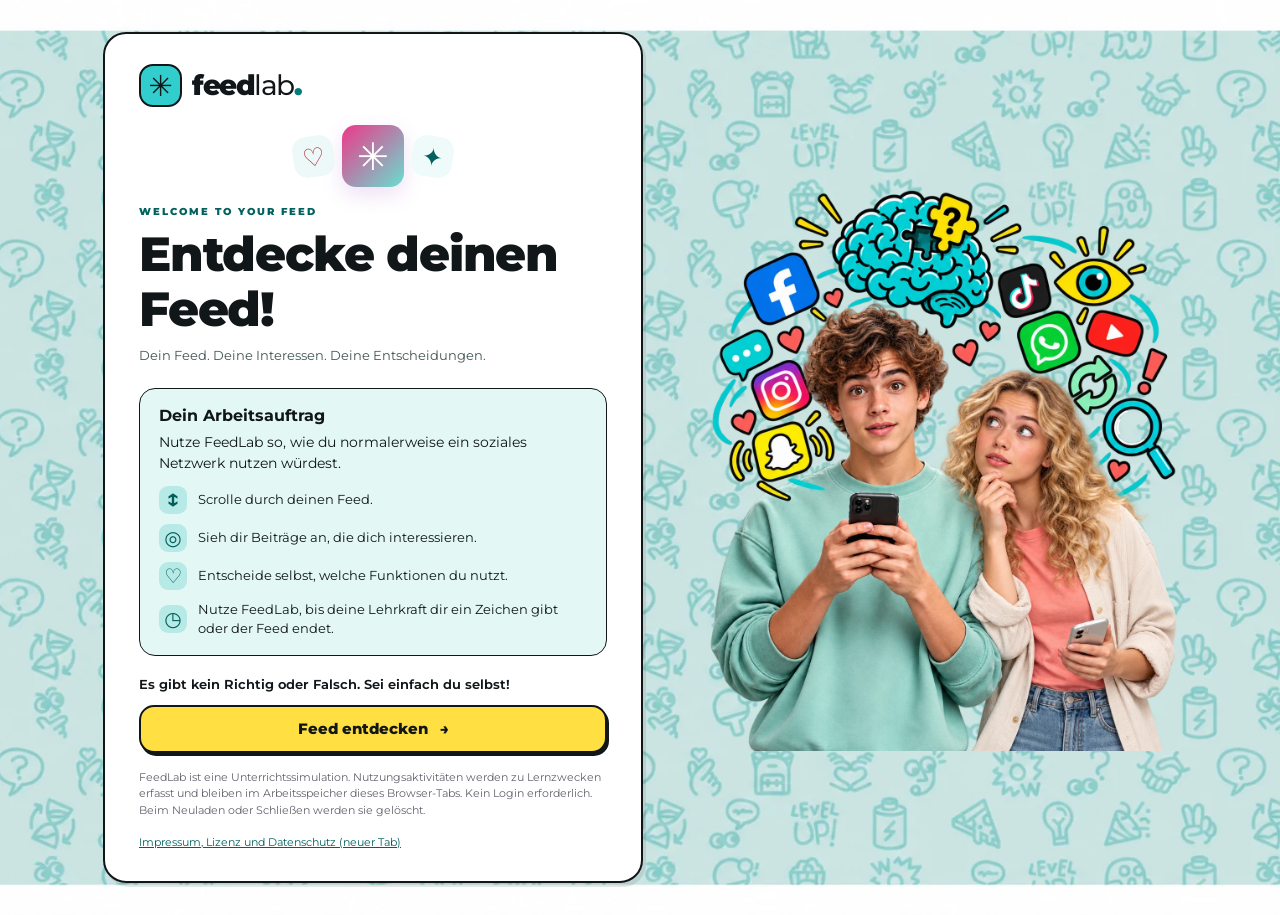
<file: index.html>
<!doctype html>
<html lang="de">
<head>
  <meta charset="UTF-8"/>
  <meta name="viewport" content="width=device-width,initial-scale=1,viewport-fit=cover"/>
  <meta name="theme-color" content="#d6efed"/>
  <meta name="description" content="FeedLab – Entdecke deinen Feed. Eine Unterrichtssimulation."/>
  <title>FeedLab – Entdecke deinen Feed</title>
  <link rel="stylesheet" href="styles.css"/>
</head>
<body class="welcome-pending natural-feed">
  <section id="welcomeScreen" class="welcome-screen" aria-labelledby="welcomeTitle">
    <div class="welcome-card">
      <div class="logo-wrap welcome-logo"><span class="brand-icon" aria-hidden="true">✳</span><div class="brand">feed<span>lab</span><span class="brand-dot">.</span></div></div>
      <div class="welcome-art" aria-hidden="true"><span>♡</span><span>✳</span><span>✦</span></div>
      <div class="eyebrow">WELCOME TO YOUR FEED</div>
      <h1 id="welcomeTitle">Entdecke deinen Feed!</h1>
      <p class="welcome-tagline">Dein Feed. Deine Interessen. Deine Entscheidungen.</p>
      <div class="welcome-task"><h2>Dein Arbeitsauftrag</h2><p>Nutze FeedLab so, wie du normalerweise ein soziales Netzwerk nutzen würdest.</p>
        <ul><li><span aria-hidden="true">↕</span> Scrolle durch deinen Feed.</li><li><span aria-hidden="true">◎</span> Sieh dir Beiträge an, die dich interessieren.</li><li><span aria-hidden="true">♡</span> Entscheide selbst, welche Funktionen du nutzt.</li><li><span aria-hidden="true">◷</span> Nutze FeedLab, bis deine Lehrkraft dir ein Zeichen gibt oder der Feed endet.</li></ul>
      </div>
      <p class="welcome-reassurance">Es gibt kein Richtig oder Falsch. Sei einfach du selbst!</p>
      <button class="primary-btn welcome-start" id="startFeed" type="button">Feed entdecken <span aria-hidden="true">→</span></button>
      <p class="welcome-privacy">FeedLab ist eine Unterrichtssimulation. Nutzungsaktivitäten werden zu Lernzwecken erfasst und bleiben im Arbeitsspeicher dieses Browser-Tabs. Kein Login erforderlich. Beim Neuladen oder Schließen werden sie gelöscht.</p>
      <p class="welcome-privacy"><a href="impressum.html" target="_blank" rel="noopener">Impressum, Lizenz und Datenschutz (neuer Tab)</a></p>
    </div>
    <img class="welcome-illustration" src="assets/folien-startmotiv.webp" alt="" width="1122" height="1402">
  </section>
  <div class="app-shell">
    <aside class="sidebar" aria-label="Hauptnavigation">
      <div class="logo-wrap"><span class="brand-icon" aria-hidden="true">✳</span><div><div class="brand">feed<span>lab</span><span class="brand-dot">.</span></div><div class="brand-caption">DIGITAL EXPERIMENT</div></div></div>
      <nav class="side-nav" aria-label="Seiten">
        <button class="nav-item selected" data-nav="feed" type="button"><span class="nav-ico" aria-hidden="true">⌂</span><span>Dein Feed</span><i class="sel-pill"></i></button>
        <button class="nav-item" data-nav="discover" type="button"><span class="nav-ico" aria-hidden="true">⌕</span><span>Entdecken</span></button>
        <button class="nav-item" data-nav="reflection" type="button"><span class="nav-ico" aria-hidden="true">✎</span><span>Beobachtung</span></button>
        <button class="nav-item" data-nav="insights" type="button"><span class="nav-ico" aria-hidden="true">▥</span><span>Algorithmus-Check</span></button>
        <button class="nav-item" data-nav="challenge" type="button"><span class="nav-ico" aria-hidden="true">✦</span><span>Mission</span></button>
      </nav>
      <div class="side-foot"><div class="lesson-chip">✧ INFORMATIK & KI</div><p>Keine echten Konten.<br>Keine dauerhafte Speicherung.<br>Nur dein Experiment.</p><button class="reset-link" id="sideReset" type="button">↻ Experiment neu starten</button></div>
    </aside>

    <div class="center-col">
      <header class="mobile-header"><div class="mobile-brand"><span class="brand-icon">✳</span><span class="brand">feed<span>lab</span><span class="brand-dot">.</span></span></div><button id="mobileHelp" class="icon-button" type="button" aria-label="So funktioniert FeedLab">?</button></header>
      <main id="main" tabindex="-1"></main>
      <footer class="main-footer">FeedLab ist eine <strong>Unterrichtssimulation</strong>, kein echtes soziales Netzwerk. Die Empfehlung ist bewusst vereinfacht.<br><a href="impressum.html" target="_blank" rel="noopener">Impressum, Lizenz und Datenschutz (neuer Tab)</a></footer>
    </div>


  </div>

  <nav class="bottom-nav" aria-label="Mobile Navigation"><button data-nav="feed" class="active" type="button" aria-label="Feed"><span>⌂</span><small>Feed</small></button><button data-nav="discover" type="button" aria-label="Entdecken"><span>⌕</span><small>Entdecken</small></button><button data-nav="reflection" type="button" aria-label="Beobachtung"><span>✎</span><small>Level 2</small></button><button data-nav="insights" type="button" aria-label="Auswertung"><span>▥</span><small>Analyse</small></button><button data-nav="challenge" type="button" aria-label="Mission"><span>✦</span><small>Mission</small></button></nav>

  <div class="toast-area" role="status" aria-live="polite" aria-atomic="true" id="toast"></div>
  <div class="modal-root" id="modalRoot" aria-live="off"></div>
  <script src="app.js" defer></script>
</body>
</html>
</file>
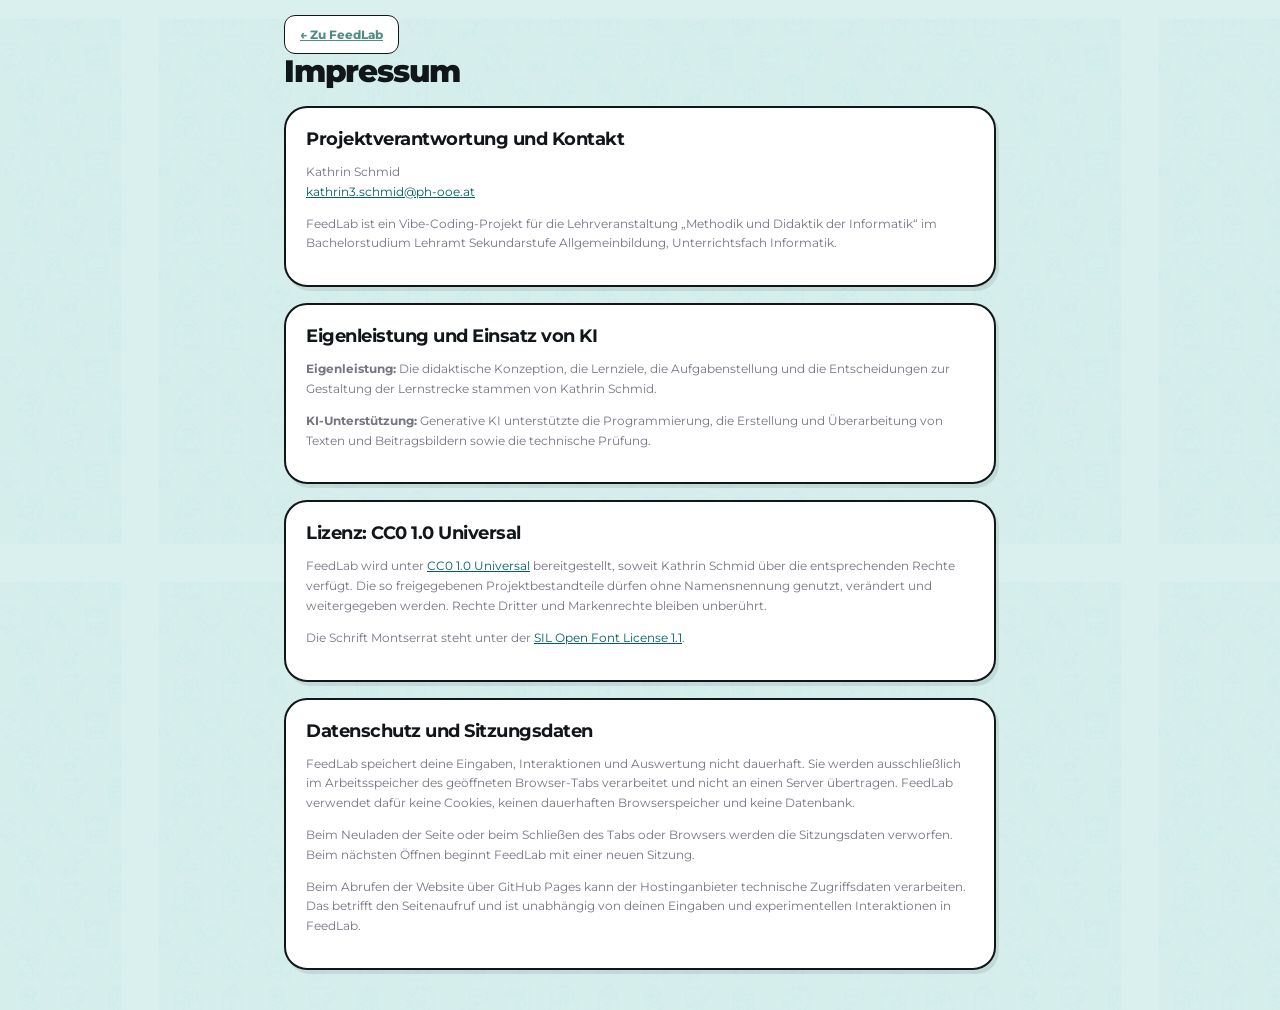
<file: impressum.html>
<!doctype html>
<html lang="de">
<head>
  <meta charset="utf-8">
  <meta name="viewport" content="width=device-width, initial-scale=1">
  <title>Impressum und Lizenz | FeedLab</title>
  <link rel="stylesheet" href="styles.css">
  <link rel="license" href="https://creativecommons.org/publicdomain/zero/1.0/">
</head>
<body>
  <main class="section-page" style="max-width:760px;margin:0 auto;padding:24px">
    <a class="outline-btn" href="index.html">← Zu FeedLab</a>
    <h1>Impressum</h1>
    <section class="panel">
      <h2>Projektverantwortung und Kontakt</h2>
      <p>Kathrin Schmid<br><a href="mailto:kathrin3.schmid@ph-ooe.at">kathrin3.schmid@ph-ooe.at</a></p>
      <p>FeedLab ist ein Vibe-Coding-Projekt für die Lehrveranstaltung „Methodik und Didaktik der Informatik“ im Bachelorstudium Lehramt Sekundarstufe Allgemeinbildung, Unterrichtsfach Informatik.</p>
    </section>
    <section class="panel">
      <h2>Eigenleistung und Einsatz von KI</h2>
      <p><strong>Eigenleistung:</strong> Die didaktische Konzeption, die Lernziele, die Aufgabenstellung und die Entscheidungen zur Gestaltung der Lernstrecke stammen von Kathrin Schmid.</p>
      <p><strong>KI-Unterstützung:</strong> Generative KI unterstützte die Programmierung, die Erstellung und Überarbeitung von Texten und Beitragsbildern sowie die technische Prüfung.</p>
    </section>
    <section class="panel" id="lizenz">
      <h2>Lizenz: CC0 1.0 Universal</h2>
      <p>FeedLab wird unter <a rel="license" href="https://creativecommons.org/publicdomain/zero/1.0/deed.de">CC0 1.0 Universal</a> bereitgestellt, soweit Kathrin Schmid über die entsprechenden Rechte verfügt. Die so freigegebenen Projektbestandteile dürfen ohne Namensnennung genutzt, verändert und weitergegeben werden. Rechte Dritter und Markenrechte bleiben unberührt.</p>
      <p>Die Schrift Montserrat steht unter der <a href="assets/Montserrat-OFL.txt">SIL Open Font License 1.1</a>.</p>
    </section>
    <section class="panel" id="datenschutz">
      <h2>Datenschutz und Sitzungsdaten</h2>
      <p>FeedLab speichert deine Eingaben, Interaktionen und Auswertung nicht dauerhaft. Sie werden ausschließlich im Arbeitsspeicher des geöffneten Browser-Tabs verarbeitet und nicht an einen Server übertragen. FeedLab verwendet dafür keine Cookies, keinen dauerhaften Browserspeicher und keine Datenbank.</p>
      <p>Beim Neuladen der Seite oder beim Schließen des Tabs oder Browsers werden die Sitzungsdaten verworfen. Beim nächsten Öffnen beginnt FeedLab mit einer neuen Sitzung.</p>
      <p>Beim Abrufen der Website über GitHub Pages kann der Hostinganbieter technische Zugriffsdaten verarbeiten. Das betrifft den Seitenaufruf und ist unabhängig von deinen Eingaben und experimentellen Interaktionen in FeedLab.</p>
    </section>
  </main>
</body>
</html>
</file>
<file: styles.css>
@font-face {
  font-family: Montserrat;
  src: url("assets/montserrat-variable.ttf") format("truetype");
  font-weight: 100 900;
  font-display: swap;
}
:root{--ink:#182120;--sub:#777984;--hair:#e9eeed;--paper:#fff;--bg:#fafafa;--purple:#4ed9c9;--rose:#ed3981;--violet:#7de3d7;--mint:#1abab0;--shadow:0 10px 35px rgba(25,24,45,.06);font-family:Montserrat,ui-sans-serif,system-ui,-apple-system,"Segoe UI",Roboto,"Helvetica Neue",Arial,sans-serif;color:var(--ink)}*{box-sizing:border-box}html{scroll-behavior:smooth}body{margin:0;background:var(--bg);min-height:100vh}button,input{font:inherit}button{cursor:pointer}button:disabled{opacity:.45;cursor:not-allowed}a{color:var(--purple)}button:focus-visible,input:focus-visible{outline:3px solid #4ed9c9;outline-offset:3px}.app-shell{display:grid;grid-template-columns:253px minmax(0,610px) 305px;justify-content:center;min-height:100vh}.sidebar{background:#fff;border-right:1px solid var(--hair);height:100vh;position:sticky;top:0;display:flex;flex-direction:column;padding:33px 19px}.logo-wrap{display:flex;gap:10px;align-items:center;padding:1px 13px 38px}.brand-icon{width:43px;height:43px;border-radius:14px;color:white;background:linear-gradient(135deg,#ee378a 5%,#48d8c7 52%,#67dfd0);box-shadow:0 5px 14px rgba(211,69,168,.22);font-weight:700;display:grid;place-items:center;font-size:29px}.brand{font-weight:850;font-size:28px;line-height:.95;letter-spacing:-1.5px}.brand span{font-weight:470}.brand .brand-dot{color:var(--rose);font-weight:900}.brand-caption{font-weight:750;letter-spacing:2px;font-size:8px;color:#9a9ba5;margin-top:7px}.side-nav{display:grid;gap:8px}.nav-item{position:relative;appearance:none;width:100%;border:0;background:transparent;display:flex;align-items:center;gap:18px;text-align:left;border-radius:14px;padding:14px 16px;color:#4c4c58;font-size:14px;font-weight:600;transition:background .18s,color .18s}.nav-item:hover{background:#f5fdfc}.nav-item.selected{background:#f3fcfb;color:var(--purple);font-weight:800}.nav-ico{font-size:25px;font-family:Arial,Helvetica,sans-serif;font-weight:500;width:24px;text-align:center;line-height:1}.sel-pill{position:absolute;right:10px;width:5px;height:22px;border-radius:6px;background:var(--purple)}.side-foot{margin-top:auto;border-top:1px solid var(--hair);padding:23px 13px 0}.lesson-chip{display:inline-block;background:#f0f4ff;color:#55bfb2;letter-spacing:1px;font-size:10px;font-weight:800;padding:8px 10px;border-radius:7px}.side-foot p{font-size:12px;line-height:1.65;color:#9697a3}.reset-link{border:0;background:none;color:#66b9af;padding:5px 0;font-size:12px;text-decoration:underline;text-underline-offset:3px}.center-col{width:100%;min-width:0;min-height:100vh}.mobile-header{display:none}.view-heading{padding:34px 38px 22px}.eyebrow{letter-spacing:2px;text-transform:uppercase;font-size:10px;font-weight:850;color:var(--purple)}.view-heading h1{font-size:29px;letter-spacing:-1.1px;margin:7px 0 6px;line-height:1.2}.view-heading p{margin:0;color:var(--sub);font-size:13px;line-height:1.55}.stories{display:flex;gap:18px;overflow:auto;scrollbar-width:none;padding:0 36px 24px}.stories::-webkit-scrollbar{display:none}.story-btn{display:grid;justify-items:center;gap:6px;flex:0 0 62px;border:0;background:none;color:#56555d;padding:0;text-align:center;font-size:10.5px}.story-ring{width:63px;height:63px;padding:3px;border-radius:50%;background:linear-gradient(25deg,#fbd04e,#f84179,#58dccc);display:grid;place-items:center}.story-inner{width:100%;height:100%;border:3px solid white;border-radius:50%;display:grid;place-items:center;background:var(--story-bg,#f2fcfb);font-size:29px}.story-btn:hover .story-ring{transform:scale(1.06)}.intro-tip{margin:0 35px 20px;padding:14px 18px;background:linear-gradient(115deg,#f0fcfa,#f8fefd);border:1px solid #dcf8f4;border-radius:13px;display:flex;gap:10px;align-items:center;font-size:12px;line-height:1.5;color:#487d77}.feed-stack{margin:0 35px;display:flex;flex-direction:column;gap:17px}.post-card{background:var(--paper);border:1px solid #ededf0;border-radius:18px;overflow:hidden;box-shadow:0 3px 16px rgba(27,27,41,.035);animation:card-in .34s ease-out}.post-card.skipping{opacity:0;transform:translateY(-12px);transition:all .24s}.post-top{padding:13px 15px;display:flex;align-items:center;gap:10px}.avatar{display:grid;place-items:center;border-radius:50%;width:40px;height:40px;font-weight:850;font-size:14px;background:var(--avatar-bg,#daf7f4);color:var(--avatar-ink,#36a093);border:1px solid rgba(0,0,0,.04)}.post-top .user-details{display:grid;gap:3px;flex:1;min-width:0}.user-details strong{font-size:12.5px}.user-details small{font-size:10px;color:#9b9ba2}.verified{color:#377af2;font-size:11px;margin-left:4px}.more-btn{border:0;background:none;font-size:21px;padding:5px 8px;color:#777}.post-image{background:#eefbf9;display:block;width:100%;aspect-ratio:1 / 1.04;object-fit:cover}.post-actions{display:flex;justify-content:space-between;align-items:center;padding:9px 13px 0}.post-actions-left{display:flex;align-items:center;gap:6px}.action-btn{background:transparent;border:0;color:#161f1e;min-width:35px;height:34px;display:grid;place-items:center;border-radius:9px;font-size:24px;transition:transform .12s}.action-btn:hover{transform:scale(1.08);background:#fafefd}.action-btn.liked{color:#ef3c68}.action-btn.saved{color:#53dbca}.ico-svg{width:25px;height:25px;fill:none;stroke:currentColor;stroke-width:1.8;stroke-linejoin:round;stroke-linecap:round}.action-btn.liked .heart-svg{fill:currentColor}.action-btn.saved .bookmark-svg{fill:currentColor}.post-details{padding:5px 16px 15px}.likes{font-size:12px;font-weight:770;margin-bottom:8px}.caption{font-size:12.5px;line-height:1.55;margin:0 0 7px}.caption strong{font-weight:800}.hashtags{color:#5468b9}.post-comments{color:#9b9aa5;font-size:11.5px;border:0;padding:0;background:none}.post-lower{display:flex;align-items:center;justify-content:space-between;gap:8px;margin-top:9px}.post-time{font-size:10px;color:#b1b0b7}.post-watch{border:1px solid #dde5e4;border-radius:8px;color:#70717e;background:#fff;padding:5px 8px;font-size:10px;white-space:nowrap}.post-watch.watched{color:#3a9f85;background:#e8f7f0;border-color:#c2e5d7}.post-hide{background:none;border:0;font-size:10px;color:#958d9c;text-decoration:underline;text-underline-offset:2px}.between-round{background:white;border:1px solid #ddf8f5;border-radius:18px;padding:23px;margin:15px 35px 30px;text-align:center;box-shadow:var(--shadow)}.between-round .circle-glow{width:55px;height:55px;border-radius:50%;background:#edfbf9;display:grid;place-items:center;font-size:27px;margin:auto}.between-round h3{font-size:20px;margin:13px 0 5px;letter-spacing:-.4px}.between-round p{font-size:12px;line-height:1.55;color:var(--sub);max-width:355px;margin:0 auto 17px}.primary-btn{background:linear-gradient(100deg,#56dbcb,#4ad1c1);border:0;color:white;font-weight:800;border-radius:11px;padding:12px 20px;font-size:13px;box-shadow:0 6px 18px rgba(133,66,218,.19)}.primary-btn:hover{filter:brightness(1.05);transform:translateY(-1px)}.outline-btn{background:white;border:1px solid #d9eeeb;color:#508c85;font-weight:750;border-radius:11px;padding:11px 15px;font-size:12px}.main-footer{text-align:center;font-size:10px;line-height:1.55;color:#a9aab3;padding:29px 24px 92px}.rightbar{padding:34px 18px 22px 20px;border-left:1px solid var(--hair);background:#fff;min-height:100vh}.right-card{border:1px solid #edf1f1;border-radius:18px;padding:16px;margin-bottom:17px}.profile-preview{display:flex;align-items:center;gap:11px;border:0;padding:3px 0 24px;border-bottom:1px solid #edf1f1;border-radius:0}.teacher-avatar{background:linear-gradient(135deg,#79e2d6,#ff87b4);color:#fff;font-size:24px}.profile-preview strong{display:block;font-size:12px}.profile-preview small{color:var(--sub);display:block;font-size:10px;margin-top:3px}.side-section-head{display:flex;align-items:center;justify-content:space-between;gap:5px}.side-section-head strong{font-size:13px}.live-tag{font-size:9px;font-weight:850;background:#e6fbf2;color:#3c9c7d;border-radius:6px;padding:5px 6px;letter-spacing:.6px}.live-dot{display:inline-block;width:5px;height:5px;background:#34bb8b;border-radius:50%;margin-right:4px}.info-panel>p,.help-panel p{font-size:11px;line-height:1.6;color:#9a9aa5}.signal-tally{border-radius:12px;background:#f8fdfd;padding:11px 13px;display:flex;align-items:center;justify-content:space-between;margin:14px 0}.signal-tally strong{font-size:22px;letter-spacing:-1px}.signal-tally small{font-size:10px;color:#81a19d}.right-topics{display:grid;gap:13px}.topic-mini-row{display:grid;gap:6px}.topic-mini-label{display:flex;justify-content:space-between;align-items:center;font-size:11px;color:#6d6d79}.topic-mini-label b{color:#4f4f5c}.track{width:100%;height:6px;border-radius:9px;background:#edf5f4;overflow:hidden}.track>div{height:100%;border-radius:8px;background:linear-gradient(90deg,#79e2d6,#4cd9c8);transition:width .35s}.subtle-button{border:0;background:none;color:#54b8ac;font-size:11px;font-weight:800;display:flex;justify-content:space-between;align-items:center;width:100%;padding:16px 0 1px;margin-top:7px}.help-panel{background:#fbfefe}.help-icon{font-size:25px;margin-bottom:8px}.help-panel strong{font-size:13px}.right-foot{font-size:10px;color:#9999a6;line-height:1.8;margin-top:25px}.right-foot span{color:#b2b2bd}.mobile-header,.bottom-nav{display:none}.section-page{padding:36px 34px 25px}.section-page>h1{font-size:31px;letter-spacing:-1.2px;margin:9px 0}.section-page>.lead{font-size:13px;color:var(--sub);line-height:1.6;max-width:525px;margin:0 0 22px}.kicker{font-size:10px;color:var(--purple);font-weight:900;letter-spacing:1.7px}.panel{background:white;border:1px solid #ecf0f0;border-radius:17px;padding:20px;margin:16px 0}.panel h2{font-size:18px;letter-spacing:-.5px;margin:0 0 8px}.panel p{font-size:12px;line-height:1.65;color:#747582}.pills{display:flex;flex-wrap:wrap;gap:8px;margin:15px 0}.pill{border:1px solid #e3eae9;background:#fff;border-radius:20px;padding:9px 12px;font-size:11.5px;font-weight:700;color:#66616f}.pill.active,.pill:hover{background:#ebfbf9;border-color:#c1f2ec;color:#45aca0}.discover-list{display:grid;grid-template-columns:repeat(2,minmax(0,1fr));gap:12px}.disco-card{background:white;border:1px solid #e7edec;border-radius:16px;overflow:hidden}.disco-card img{aspect-ratio:1.17;object-fit:cover;width:100%;display:block}.disco-card .disco-content{padding:12px}.disco-card strong{font-size:12px}.disco-card p{margin:5px 0 11px;font-size:10.5px;color:var(--sub);line-height:1.5}.disco-card .outline-btn{width:100%;padding:8px}.hero-panel{background:linear-gradient(120deg,#48d2c1,#57b8ac);border-radius:18px;color:white;padding:24px;position:relative;overflow:hidden}.hero-panel:after{content:'✦';position:absolute;right:19px;top:-34px;font-size:140px;opacity:.12}.hero-panel h2{font-size:27px;letter-spacing:-.7px;margin:5px 0 7px}.hero-panel p{color:#ecfbf9;max-width:420px;line-height:1.6;font-size:12px;margin:0}.stat-grid{display:grid;grid-template-columns:repeat(3,1fr);gap:10px}.stat{border:1px solid #ededf0;border-radius:13px;background:white;padding:14px 12px}.stat .number{font-size:24px;letter-spacing:-1px;font-weight:850}.stat small{font-size:10px;color:var(--sub)}.bar-row{display:grid;grid-template-columns:97px 1fr 38px;align-items:center;gap:8px;margin:11px 0;font-size:11px}.bar-row>span{font-weight:700}.bar-row small{text-align:right;color:#83828d}.bar-stack{background:#eaf5f4;height:13px;border-radius:9px;overflow:hidden;position:relative}.bar-stack .fill{height:100%;background:linear-gradient(90deg,#60dccd,#6bc8bd);border-radius:9px;transition:width .4s}.bar-stack .fill.before{background:#bbc8c6}.legend{display:flex;gap:17px;font-size:11px;color:#7f7e89}.legend i{display:inline-block;width:10px;height:10px;border-radius:3px;margin-right:5px;background:#b8bac6}.legend i.current{background:#65dcce}.timeline{display:grid;gap:7px}.timeline-item{display:flex;align-items:center;gap:10px;padding:11px 12px;background:#fafcfc;border-radius:9px;font-size:11px}.timeline-item .tag{font-size:10px;padding:5px 7px;border-radius:6px;background:#e0f7f4;color:#45aea1;font-weight:750}.timeline-item small{margin-left:auto;color:#9a99a2}.mission-grid{display:grid;gap:10px}.mission-row{display:flex;gap:13px;align-items:flex-start;background:#fff;border:1px solid #e6ebea;padding:15px;border-radius:12px}.mission-row .num{width:29px;height:29px;display:grid;place-items:center;flex:0 0 auto;border-radius:10px;background:#ebfbf9;color:#4cc0b2;font-weight:850}.mission-row.done .num{background:#dbf8ec;color:#218969}.mission-row strong{font-size:12px}.mission-row p{font-size:11px;margin:4px 0 0;color:#898994;line-height:1.55}.reflections{padding-left:20px;color:#585765;font-size:12.5px;line-height:1.9}.callout{border-left:3px solid #7fe4d8;background:#f7fdfc;padding:14px 17px;border-radius:0 9px 9px 0;color:#577e79;font-size:12px;line-height:1.65}.modal-wrap{position:fixed;inset:0;background:rgba(15,14,31,.6);z-index:40;display:grid;place-items:center;padding:16px}.modal{background:#fff;border-radius:19px;padding:22px;max-width:440px;width:100%;box-shadow:0 24px 80px #0004;max-height:85vh;overflow:auto}.modal-head{display:flex;justify-content:space-between;align-items:center;gap:10px}.modal-head h2{font-size:18px;margin:0}.modal-close{border:0;background:#f5f8f8;width:34px;height:34px;border-radius:50%;font-size:19px}.modal p,.modal li{font-size:12px;color:#656471;line-height:1.7}.comment-entry{border-bottom:1px solid #eee;padding:10px 0;font-size:12px;line-height:1.55}.comment-entry strong{font-size:11px}.comment-entry span{display:block}.toast-area{position:fixed;left:50%;bottom:28px;z-index:70;transform:translateX(-50%);pointer-events:none}.toast{background:#223d3a;color:white;padding:12px 18px;border-radius:13px;box-shadow:0 12px 45px #0004;font-size:12px;font-weight:700;white-space:nowrap;animation:toast-in .2s ease}.circle-avatar{width:44px;height:44px;border-radius:50%;display:grid;place-items:center}.hint-label{color:#7fc3bb;font-size:10px;font-weight:800;letter-spacing:1px}.signal-tag{display:inline-block;padding:4px 8px;background:#f1fcfb;color:#56b2a7;border-radius:6px;font-size:10px;font-weight:800}.hint-note{color:#a1a0ab;font-size:10.5px;line-height:1.5;margin:8px 0}.empty-state{text-align:center;padding:30px;color:var(--sub)}@keyframes toast-in{from{opacity:0;transform:translateY(10px)}to{opacity:1;transform:translateY(0)}}@keyframes card-in{from{opacity:0;transform:translateY(12px)}to{opacity:1;transform:translateY(0)}}
@media(max-width:1200px){.app-shell{grid-template-columns:205px minmax(0,600px)}.rightbar{display:none}.sidebar{padding:25px 12px}.logo-wrap{padding-left:8px}.nav-item{padding:14px 12px}}
@media(max-width:740px){body{background:#fff}.app-shell{display:block}.sidebar,.rightbar{display:none}.center-col{max-width:100%}.mobile-header{position:sticky;top:0;z-index:20;display:flex;justify-content:space-between;align-items:center;height:64px;border-bottom:1px solid var(--hair);background:#fff;padding:0 18px}.mobile-brand{display:flex;gap:9px;align-items:center}.mobile-brand .brand-icon{width:34px;height:34px;font-size:24px;border-radius:11px}.mobile-brand .brand{font-size:25px}.icon-button{border:1px solid #e4eeed;border-radius:50%;width:31px;height:31px;background:#fff;color:#52a79d;font-weight:850}.view-heading{padding:22px 17px 19px}.view-heading h1{font-size:26px}.view-heading p{font-size:12px}.stories{padding:0 15px 18px;gap:15px}.story-ring{width:60px;height:60px}.intro-tip{margin:0 12px 14px;font-size:11px}.feed-stack{margin:0 0;gap:0}.post-card{border-radius:0;border:0;border-top:1px solid var(--hair);box-shadow:none;margin:0}.post-image{aspect-ratio:1/1.04}.post-top{padding:11px 14px}.post-details{padding-bottom:18px}.between-round{margin:20px 12px 24px}.bottom-nav{display:flex;position:fixed;z-index:30;bottom:0;left:0;right:0;justify-content:space-around;background:#fff;border-top:1px solid #e6ebea;padding:9px 6px calc(10px + env(safe-area-inset-bottom));box-shadow:0 -5px 25px #0000000c}.bottom-nav button{border:0;background:none;color:#89858f;display:grid;gap:2px;justify-items:center;flex:1}.bottom-nav button.active{color:var(--purple)}.bottom-nav span{font-family:Arial;font-size:24px;line-height:24px}.bottom-nav small{font-size:9px;font-weight:700}.section-page{padding:28px 15px 22px}.section-page>h1{font-size:26px}.section-page>.lead{font-size:12px}.stat-grid{gap:5px}.stat{padding:12px 8px}.stat .number{font-size:21px}.stat small{font-size:9px}.panel{padding:16px}.bar-row{grid-template-columns:82px 1fr 33px;font-size:10px}.disco-card .disco-content{padding:10px}.disco-card strong{font-size:11px}.main-footer{padding-bottom:105px}.toast-area{bottom:83px;max-width:calc(100vw - 25px)}.toast{white-space:normal;text-align:center}}
@media(max-width:350px){.discover-list{grid-template-columns:1fr}.story-ring{width:54px;height:54px}.story-btn{flex-basis:55px}}
@media(prefers-reduced-motion:reduce){*,*:before,*:after{animation-duration:.01ms!important;scroll-behavior:auto!important;transition:none!important}}
/* FeedLab 2 – Transparente Unterinteressen und passive Verweildauermessung */
.dwell-label{display:inline-block;cursor:default;user-select:none;max-width:210px;overflow:hidden;text-overflow:ellipsis;vertical-align:middle}
.sub-interest-list{display:grid;gap:12px;margin-top:15px}
.sub-interest{display:grid;grid-template-columns:minmax(95px,1fr) 1.6fr 46px;align-items:center;gap:10px;font-size:12px}
.sub-interest .track{height:9px;border-radius:999px;background:#eaf6f5;overflow:hidden}
.sub-interest .track>div{height:100%;background:linear-gradient(90deg,#7fe4d8,#5dddcd);border-radius:999px}
.sub-interest b{text-align:right;color:#45aea1;font-size:11px}
@media(max-width:520px){.sub-interest{grid-template-columns:88px minmax(0,1fr) 38px;gap:6px;font-size:11px}.dwell-label{font-size:9px;max-width:185px}}

/* Version 3: Personal analysis, animated vertical columns, experiment & reveal */
.journey{display:flex;gap:5px;flex-wrap:wrap;margin:18px 0 21px}.journey span{font-size:10px;font-weight:750;border-radius:999px;padding:7px 9px;background:#edf3f2;color:#77717f}.journey .journey-done{color:#25866a;background:#ddf7eb}.journey .journey-active{color:#50bdb0;background:#e8faf8}
.chart-legend{display:flex;gap:20px;margin:14px 0 3px;color:#666;font-size:11px}.swatch{display:inline-block;width:12px;height:12px;border-radius:3px;vertical-align:middle;margin-right:4px}.swatch.grey{background:#c5d2d0}.swatch.violet{background:#53dbca}
.columns-scroll{overflow-x:auto;overflow-y:hidden;margin:20px 0 7px;padding-bottom:4px;scrollbar-color:#ccede9 transparent}.columns-chart{min-width:545px;height:274px;position:relative;padding:0 4px 3px 35px}.chart-grid-lines{position:absolute;left:0;top:17px;right:0;height:190px;display:flex;flex-direction:column;justify-content:space-between;pointer-events:none}.chart-grid-lines span{position:relative;font-size:9px;color:#a5a0ae;text-align:left;width:100%;line-height:1}.chart-grid-lines span:after{content:'';position:absolute;left:35px;right:0;top:50%;border-top:1px dashed #e6eeed}.columns-content{height:100%;position:relative;z-index:1;display:grid;grid-template-columns:repeat(8,minmax(0,1fr));align-items:end;gap:8px}.column-item{height:100%;display:grid;grid-template-rows:19px 190px 1fr;justify-items:center;align-items:end;min-width:0}.column-values{align-self:center;font-size:11px;font-weight:800;color:#528f88}.column-towers{height:190px;width:100%;display:flex;align-items:flex-end;justify-content:center;gap:6px}.column-bar{width:min(24px,37%);height:var(--bar-h);min-height:2px;border-radius:6px 6px 1px 1px;transform-origin:bottom center;animation:bar-grow 940ms cubic-bezier(.14,.7,.18,1) both;animation-delay:var(--delay,0ms)}.column-bar.before{background:#c5d2d0}.column-bar.current{background:linear-gradient(180deg,#75e2d5,#50d7c7);animation-delay:calc(var(--delay,0ms) + 130ms)}.column-title{align-self:start;display:block;text-align:center;font-size:10px;line-height:1.4;margin-top:9px;font-weight:700}.signal-matrix{display:grid;grid-template-columns:repeat(3,minmax(0,1fr));gap:9px;margin-top:15px}.signal-cell{background:#f6fdfc;border:1px solid #eaf6f5;border-radius:12px;padding:13px 9px;display:grid;gap:5px;text-align:center}.signal-cell strong{font-size:25px;color:#418d84}.signal-cell span{font-size:10.5px;color:#66807d}.privacy-strip{display:flex;gap:12px;align-items:flex-start;background:#ecfaf5;border:1px solid #d3efe3;border-radius:15px;padding:15px 17px;color:#2c735c;line-height:1.6;font-size:11.5px;margin:19px 0}.privacy-strip strong{font-size:12px}.step-mini{color:#59bbaf;font-weight:850;letter-spacing:1.3px;font-size:10px}.mission-topics{display:grid;grid-template-columns:repeat(4,minmax(0,1fr));gap:8px;margin-top:15px}.mission-topic{background:#f9fcfc;border:1px solid #e0efed;border-radius:12px;padding:12px 7px;text-align:center;display:grid;gap:4px;justify-items:center;min-height:103px;color:#394947}.mission-topic>span{font-size:25px}.mission-topic strong{font-size:11px}.mission-topic small{font-size:9px;color:#898390}.mission-topic.active{background:#eafaf8;border-color:#64decf;box-shadow:0 0 0 2px #d1f5f1 inset}.mission-topic.quiet-topic:not(.active){border-style:dashed}.guess-list{display:grid;gap:8px;margin:16px 0}.guess-choice{display:flex;align-items:center;gap:9px;padding:11px 12px;border:1px solid #e7f3f2;border-radius:11px;font-size:12px;cursor:pointer}.guess-choice:hover{background:#f8fefd}.guess-choice input{accent-color:#50d7c7}.mission-progress{display:grid;gap:10px;margin-top:14px}.mission-buttons{display:flex;gap:10px;flex-wrap:wrap;margin-top:18px}.mission-topline{display:flex;align-items:center;justify-content:space-between;gap:12px;border-radius:13px;padding:12px;background:#eafbf9;color:#358d82;font-size:12px;margin:16px 0}.mission-topline .outline-btn{background:#fff}.discover-posts{margin:22px 0}.discover-posts h2{font-size:17px}.discover-posts>p{font-size:12px;color:#777}.discover-post-grid{display:grid;grid-template-columns:repeat(3,minmax(0,1fr));gap:8px;margin-top:12px}.discover-post-tile{border:1px solid #eee;background:#fff;border-radius:10px;overflow:hidden;padding:0;text-align:left}.discover-post-tile img{aspect-ratio:1;display:block;width:100%;object-fit:cover}.discover-post-tile span{font-size:10px;font-weight:750;color:#405e5a;padding:7px;display:block;white-space:nowrap;overflow:hidden;text-overflow:ellipsis}.modal-actions{display:flex;gap:6px;flex-wrap:wrap;margin:15px 0}.modal-actions .outline-btn{font-size:11px;padding:10px}.two-comparison{display:flex;gap:10px;align-items:center;margin:18px 0}.compare-stat{flex:1;background:#f2f7f6;border:1px solid #e5f2f0;border-radius:13px;padding:22px 7px;display:grid;gap:6px;text-align:center}.compare-stat.highlighted{background:#eafaf8;border-color:#cdf4f0}.compare-stat strong{font-size:33px;letter-spacing:-1px;color:#49b6a9}.compare-stat span{font-size:10.5px;color:#777086}.compare-arrow{font-weight:800;font-size:19px;color:#76c7bd}.reveal-rules{border:1px solid #e8f1f0;border-radius:12px;overflow:hidden;margin:16px 0}.reveal-rules>div{padding:12px 15px;border-bottom:1px solid #eaf2f1;display:flex;justify-content:space-between;gap:12px;font-size:12px}.reveal-rules>div:nth-child(2n){background:#fcfefe}.reveal-rules>div:last-child{border-bottom:0}.reveal-rules strong{font-size:11.5px;white-space:nowrap;color:#4ca096}.code-example{background:#1b3633;color:#f3fdfb;padding:19px;border-radius:12px;overflow:auto;font-size:11px;line-height:1.65;white-space:pre;margin:13px 0}.source-link{font-size:12px;font-weight:750}.danger-grid{display:grid;grid-template-columns:repeat(2,minmax(0,1fr));gap:10px;margin:16px 0}.danger-grid>div{padding:14px;background:#f8fefd;border:1px solid #e8faf8;border-radius:12px;font-size:12px}.danger-grid strong{display:block;margin-top:7px}.danger-grid p{margin:7px 0 0}.tip-list{display:grid;gap:8px;margin:14px 0}.tip-list p{margin:0;background:#effbf5;padding:10px 11px;border-radius:9px;color:#2c7159}.source-link:focus-visible{outline:3px solid var(--purple);outline-offset:3px}@keyframes bar-grow{from{transform:scaleY(0)}to{transform:scaleY(1)}}
@media(max-width:740px){.mission-topics{grid-template-columns:repeat(4,minmax(0,1fr))}.columns-chart{min-width:540px}.mission-buttons>*{flex-grow:1}.modal-actions .outline-btn{flex:1}.discover-post-grid{grid-template-columns:repeat(3,minmax(0,1fr))}}
@media(max-width:420px){.mission-topics{grid-template-columns:repeat(2,minmax(0,1fr))}.danger-grid{grid-template-columns:1fr}.columns-chart{min-width:510px}.column-towers{gap:4px}.signal-matrix{grid-template-columns:repeat(2,minmax(0,1fr))}.reveal-rules>div{font-size:11px;padding:11px 9px}.reveal-rules strong{font-size:10px}.mission-topline{flex-wrap:wrap}.two-comparison{gap:5px}.compare-stat strong{font-size:28px}}
@media(prefers-reduced-motion:reduce){.column-bar{animation:none!important}}

/* FeedLab 3.4: Vor der Auswertung keinerlei Themen-Priming neben dem Feed. */
.app-shell{grid-template-columns:245px minmax(0,690px);max-width:1000px;margin:0 auto;justify-content:center}
.rightbar{display:none!important}
.intro-tip,.stories{display:none!important}
@media(max-width:1020px){.app-shell{grid-template-columns:195px minmax(0,1fr);max-width:850px}}
@media(max-width:740px){.app-shell{display:block}.center-col{width:100%}}
/* Echte explorierbare, fiktive Gespräche mit genügend Lesestoff. */
.comment-summary{display:flex;gap:9px;align-items:baseline;color:#313c3b;font-size:12px;margin:3px 0 12px}
.comment-summary span{color:#9a97a4;font-size:11px}
.comment-dwell-status{background:#f3fdfb;color:#46ab9f;font-weight:700;font-size:11px;border-radius:8px;padding:9px 11px;margin:9px 0}
.comment-list{overflow-y:auto;max-height:min(58vh,630px);padding:0 6px 12px 0}
.comment-entry{display:flex;align-items:flex-start;gap:10px!important;border-bottom:1px solid #eef3f2;padding:14px 0!important}
.comment-entry .comment-avatar{flex:0 0 30px;height:30px;background:linear-gradient(135deg,#e6faf7,#ecfbf9);border-radius:50%;display:grid;place-items:center;font-size:15px}
.comment-entry .comment-content{min-width:0;flex:1;font-size:12px;line-height:1.45;color:#30313a}
.comment-entry .comment-content strong{display:inline;font-size:12px;font-weight:800;margin-right:3px}
.comment-entry .comment-content span{display:inline!important}
.comment-entry .comment-content small{display:block;color:#a09daa;margin-top:4px;font-size:10px}
.comment-entry .comment-heart{color:#a4a1ac;font-size:18px;line-height:1}
@media(max-width:740px){.comment-list{max-height:57vh}}

/* FeedLab 3.5: Automatische Nachladeanzeige statt einer Feed-Runden-Schaltfläche */
.feed-load-sentinel{display:flex;align-items:center;justify-content:center;gap:12px;min-height:112px;margin:14px 35px 20px;color:#756f82;font-size:11px;font-weight:700;letter-spacing:.1px}
.feed-spinner{display:inline-block;width:26px;height:26px;border:3px solid #e6faf7;border-top-color:#57dbcb;border-right-color:#7ae3d6;border-radius:50%;animation:feed-spinner-rotate .78s linear infinite;flex:none}
.feed-load-sentinel.is-loading .feed-spinner{width:30px;height:30px}
@keyframes feed-spinner-rotate{to{transform:rotate(360deg)}}
@media(max-width:740px){.feed-load-sentinel{margin:8px 12px 18px;min-height:92px}}
@media(prefers-reduced-motion:reduce){.feed-spinner{animation:none!important;border-color:#6dddd0!important}}

/* Nur das Ladesymbol ist sichtbar; die Ansage bleibt für Screenreader zugänglich. */
.feed-load-text{position:absolute;width:1px;height:1px;padding:0;margin:-1px;overflow:hidden;clip:rect(0,0,0,0);white-space:nowrap;border:0}

/* Ende der endlichen Lernsimulation (94 einzigartige Feed-Posts). */
.feed-load-sentinel.feed-exhausted{min-height:118px;letter-spacing:normal;padding:20px 16px;background:#f8fefd;border:1px solid #ddf5f2;border-radius:15px;max-width:700px;margin:22px auto 28px;text-align:center;color:#4b615e}
.feed-end strong{display:block;font-size:15px;color:#2b4340;margin-bottom:6px}
.feed-end p{font-size:13px;font-weight:500;line-height:1.55;margin:3px 0 8px}
.feed-end span{font-size:12px;font-weight:600;color:#4baca0}

/* Level 2 - Beobachtung vor der Auswertung */
.observation-label{font-size:13px;color:#435755;font-weight:750;display:block;margin:18px 0 9px}
.observation-textarea{display:block;width:100%;border:1px solid #d6e8e6;border-radius:12px;padding:12px;font:inherit;color:#1f3431;background:white;resize:vertical;line-height:1.5;min-height:100px}
.observation-textarea:focus-visible{outline:3px solid #a7ece4;outline-offset:2px}
.feed-end .primary-btn{margin-top:9px}
@media (max-width:740px){.bottom-nav button{min-width:0;padding:7px 2px}.bottom-nav small{font-size:9px}.bottom-nav span{font-size:21px}}

/* FeedLab 4.2 – Onboarding im bestehenden FeedLab-Look */
.welcome-screen[hidden]{display:none!important}
.welcome-pending .app-shell,.welcome-pending .bottom-nav,.welcome-pending .toast-area,.welcome-pending .modal-root{display:none!important}
.welcome-screen{min-height:100vh;min-height:100dvh;display:grid;place-items:center;padding:28px 16px;background:radial-gradient(ellipse at 15% 5%,#eefbfa,transparent 47%),radial-gradient(ellipse at 90% 95%,#eafaf8,transparent 45%),var(--bg)}
.welcome-card{width:min(100%,510px);background:var(--paper);border:1px solid var(--hair);border-radius:25px;padding:30px 34px;box-shadow:0 18px 60px #38205b12;text-align:center}
.welcome-logo{justify-content:center;padding:0 0 18px}.welcome-art{display:flex;align-items:center;justify-content:center;gap:8px;margin:0 auto 18px}.welcome-art span{width:41px;height:41px;border-radius:14px;display:grid;place-items:center;background:#edf9f8;color:var(--rose);font-size:25px;transform:rotate(-9deg)}.welcome-art span:nth-child(2){width:62px;height:62px;background:linear-gradient(135deg,#ee378a,#67dfd0);color:white;font-size:38px;transform:none;box-shadow:0 8px 20px #a348c32b}.welcome-art span:nth-child(3){background:#eefbfa;color:var(--purple);transform:rotate(9deg)}
.welcome-card h1{font-size:clamp(25px,5vw,32px);letter-spacing:-1.2px;line-height:1.15;margin:9px 0}.welcome-tagline{font-size:13px;color:var(--sub);margin:0 0 22px;line-height:1.5}.welcome-task{text-align:left;background:#f9fefd;border:1px solid #e7faf8;border-radius:16px;padding:17px 19px}.welcome-task h2{font-size:16px;margin:0 0 7px}.welcome-task p{font-size:14px;line-height:1.5;margin:0 0 12px}.welcome-task ul{list-style:none;padding:0;margin:0;display:grid;gap:10px}.welcome-task li{display:flex;align-items:center;gap:11px;font-size:13px;line-height:1.45}.welcome-task li span{flex:0 0 28px;height:28px;border-radius:9px;background:#e7faf8;color:var(--purple);display:grid;place-items:center;font-size:20px;font-weight:700}.welcome-reassurance{font-size:13px;font-weight:650;margin:20px 0 13px}.welcome-start{width:100%;font-size:15px;min-height:48px;display:flex;align-items:center;justify-content:center;gap:12px}.welcome-privacy{font-size:11px;line-height:1.5;color:#66616f;margin:16px 0 0}.natural-feed .dwell-label,.natural-feed .comment-dwell-status,.natural-feed .brand-caption,.natural-feed .side-foot,.natural-feed .main-footer,.natural-feed [data-nav="insights"],.natural-feed [data-nav="challenge"],.natural-feed [data-nav="discover"]{display:none!important}.natural-feed:not(.feed-finished) [data-nav="reflection"]{display:none!important}
@media(max-width:480px){.welcome-screen{padding:14px 12px}.welcome-card{padding:23px 18px;border-radius:19px}.welcome-task{padding:14px}.welcome-art{margin-bottom:12px}.welcome-tagline{margin-bottom:16px}}

/* Farben und Formen der Unterrichtsfolien. */
:root {
  --ink: #111619;
  --sub: #425554;
  --hair: #a9d7d3;
  --bg: #d6efed;
  --purple: #00615e;
  --violet: #0fb9ba;
  --mint: #0fb9ba;
  --rose: #b62f40;
  --yellow: #ffdf42;
}
body {
  background: linear-gradient(#d6efeded, #d6efeded),
    url("assets/folien-muster.webp") center top / 1000px auto repeat;
}
button, input, textarea, select { font-family: inherit; }
a:focus-visible, button:focus-visible, input:focus-visible, textarea:focus-visible {
  outline: 3px solid #00615e;
  outline-offset: 3px;
}
.sidebar, .mobile-header, .bottom-nav { background: #fff; border-color: var(--ink); }
.brand-icon { color: var(--ink); background: #31cecd; border: 2px solid var(--ink); box-shadow: none; }
.brand .brand-dot { color: #007d79; }
.nav-item.selected, .bottom-nav button.active, .pill.active, .mission-topic.active {
  background: #b7eae6;
  color: var(--ink);
}
.nav-item.selected { box-shadow: inset 0 0 0 2px var(--ink); }
.panel, .post-card, .hero-panel, .welcome-card {
  border: 2px solid var(--ink);
  border-radius: 23px;
  box-shadow: 3px 4px 0 #11161918;
}
.post-card { overflow: hidden; }
.view-heading, .section-page > h1 { color: var(--ink); }
.section-page > h1, .welcome-card h1, .view-heading h1 { font-weight: 850; }
.hero-panel { background: #00615e; color: #fff; }
.primary-btn {
  background: #24c8c6;
  border: 2px solid var(--ink);
  color: var(--ink);
  border-radius: 15px;
  box-shadow: 2px 3px 0 var(--ink);
}
.primary-btn:hover:not(:disabled) { background: #83e2db; }
.primary-btn:disabled { box-shadow: none; }
.outline-btn { border-color: var(--ink); }
.callout, .privacy-strip { background: #e3f7f5; color: var(--ink); }
.swatch.violet, .column-bar.current { background: #00918d; }
.compare-stat.highlighted { background: #b7eae6; color: var(--ink); }
.welcome-screen {
  grid-template-columns: minmax(0, 540px) minmax(0, 470px);
  justify-content: center;
  gap: clamp(20px, 5vw, 72px);
  background: #d6efed url("assets/folien-muster.webp") center / cover;
  padding: 32px clamp(18px, 4vw, 62px);
}
.welcome-card { width: 100%; text-align: left; }
.welcome-logo { justify-content: flex-start; padding-left: 0; }
.welcome-card h1 { font-size: clamp(30px, 4vw, 48px); }
.welcome-task { background: #e3f7f5; border: 1.5px solid var(--ink); }
.welcome-task li span { background: #b7eae6; color: #005f5c; }
.welcome-start { background: var(--yellow); }
.welcome-start:hover:not(:disabled) { background: #ffe978; }
.welcome-illustration { display: block; width: 100%; max-height: 78vh; object-fit: contain; }
@media (max-width: 780px) {
  .welcome-screen { grid-template-columns: minmax(0, 520px); gap: 14px; padding: 16px; }
  .welcome-illustration { grid-row: 1; max-height: 200px; }
}
@media (max-width: 420px) {
  .welcome-illustration { max-height: 154px; }
  .welcome-card { padding: 20px 16px; }
  .primary-btn { padding-inline: 12px; }
}
</file>
